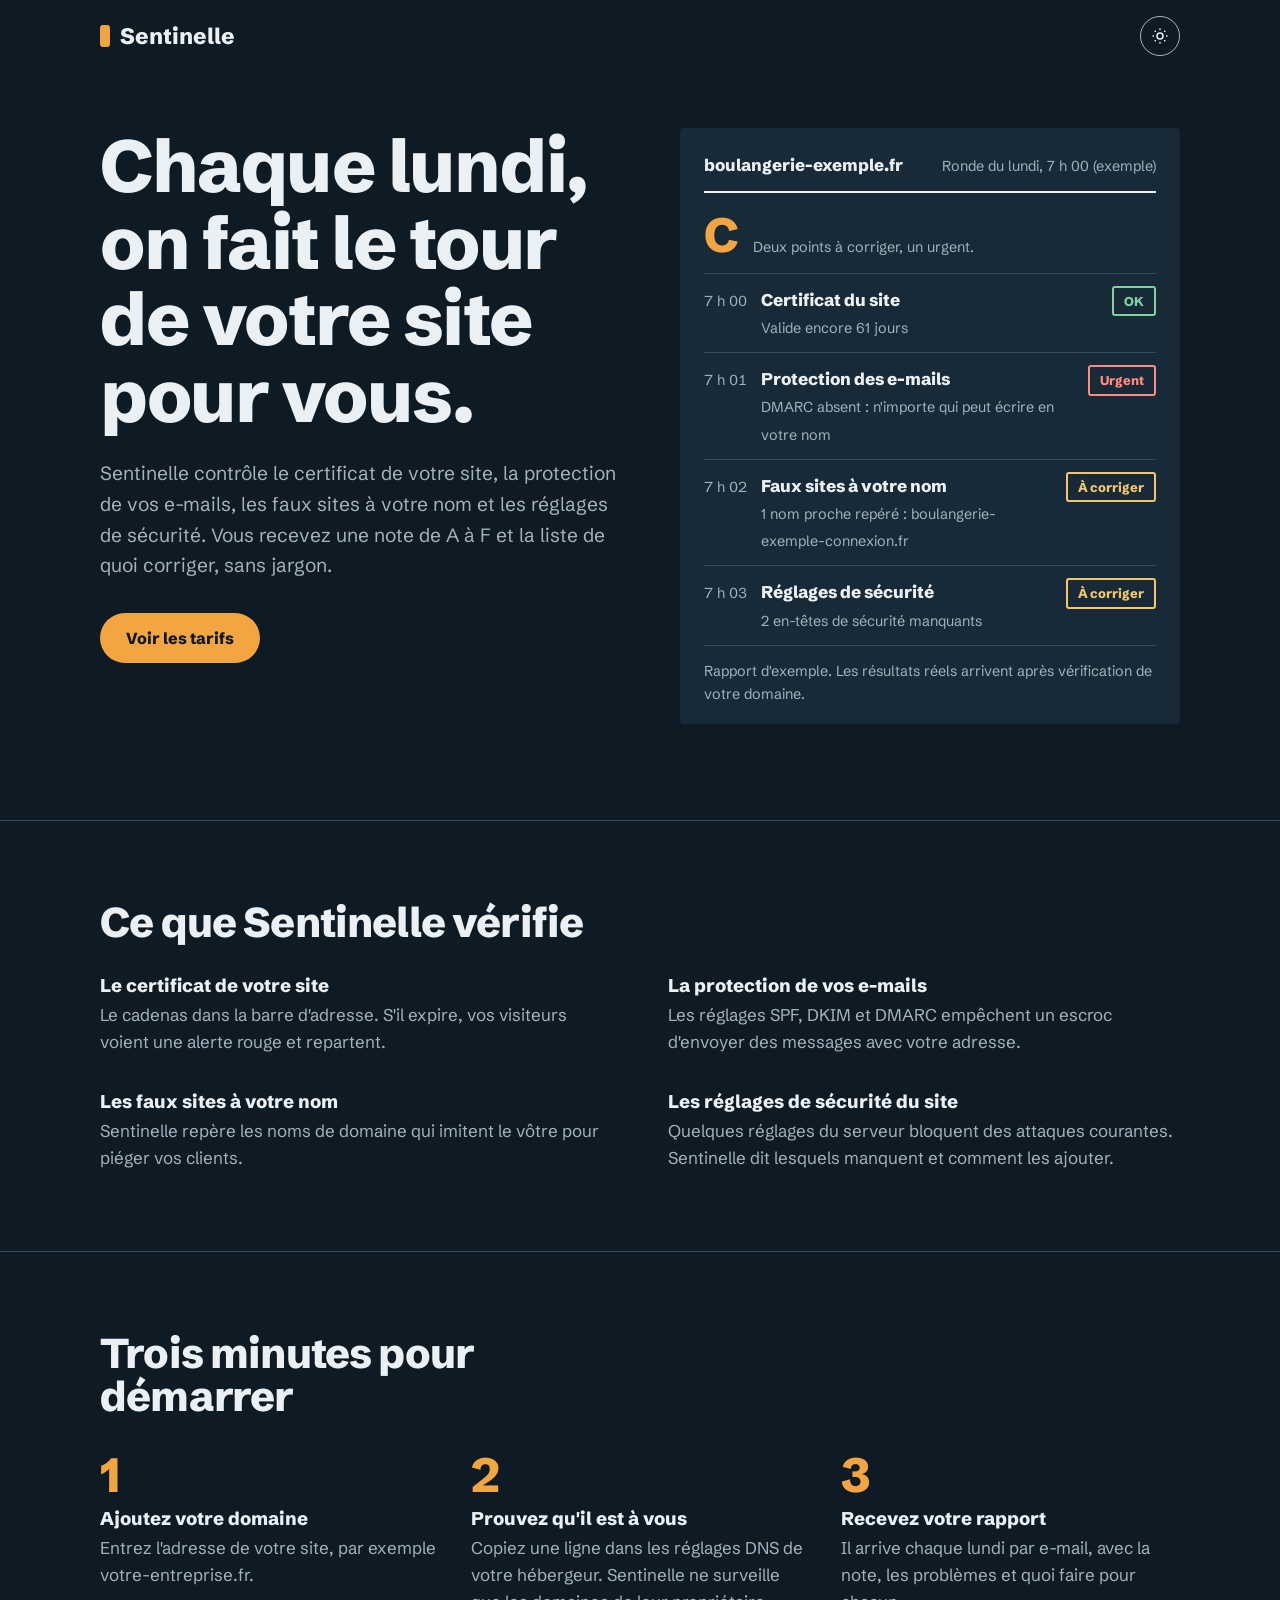
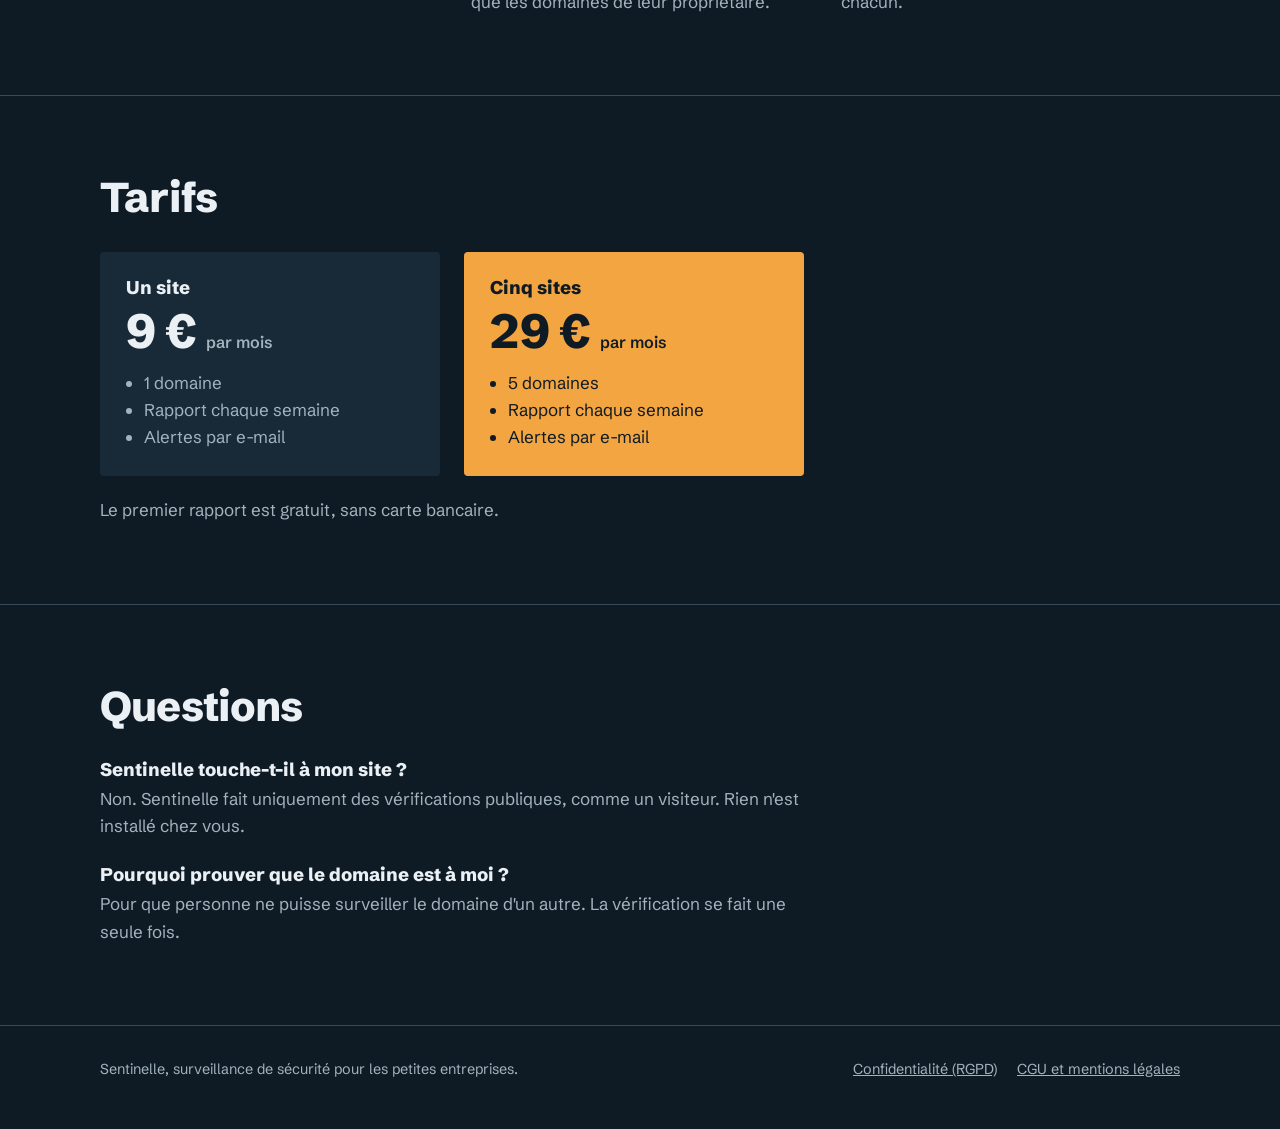
<file: sentinelle-v3.html>
<!doctype html>
<html lang="fr">
<head>
<meta charset="utf-8">
<meta name="viewport" content="width=device-width,initial-scale=1">
<title>Sentinelle, la ronde du lundi pour votre site et vos e-mails</title>
<meta name="description" content="Chaque lundi, Sentinelle vérifie le certificat, les e-mails, les faux sites et les réglages de sécurité de votre petite entreprise. Une note de A à F et quoi corriger.">
<meta name="theme-color" content="#0f1b24">
<meta property="og:type" content="website">
<meta property="og:locale" content="fr_FR">
<meta property="og:title" content="Sentinelle, la ronde du lundi">
<meta property="og:description" content="Votre site, vos e-mails et votre domaine vérifiés chaque semaine. Une note de A à F, sans jargon.">
<meta name="twitter:card" content="summary">
<link rel="icon" href="data:image/svg+xml,%3Csvg xmlns='http://www.w3.org/2000/svg' viewBox='0 0 32 32'%3E%3Crect width='32' height='32' rx='7' fill='%230f1b24'/%3E%3Crect x='11' y='7' width='10' height='18' rx='3' fill='%23f2a541'/%3E%3C/svg%3E">
<script>(function(){var t;try{t=new URLSearchParams(location.search).get('theme')||localStorage.getItem('theme')}catch(e){}if(t==='clair')document.documentElement.dataset.theme='clair'})()</script>
<style>
@font-face{font-family:'Schibsted Grotesk';src:url(/fonts/schibsted-grotesk-latin-400-normal.woff2) format('woff2');font-weight:400;font-display:swap}
@font-face{font-family:'Schibsted Grotesk';src:url(/fonts/schibsted-grotesk-latin-600-normal.woff2) format('woff2');font-weight:600;font-display:swap}
@font-face{font-family:'Schibsted Grotesk';src:url(/fonts/schibsted-grotesk-latin-800-normal.woff2) format('woff2');font-weight:800;font-display:swap}
:root{--fond:#0f1b24;--panneau:#182a37;--encre:#eaf0f4;--sourd:#a3b3be;--filet:#34495a;--signal:#f2a541;--sur-signal:#0f1b24;--signal-trait:#f2a541;--ok:#7fd1a0;--urgent:#ff8a80;--moyen:#f2c66d;
--f:'Schibsted Grotesk',system-ui,sans-serif;
--t-h1:clamp(2.5rem,6.4vw,4.6rem);--t-h2:clamp(1.8rem,3.8vw,2.6rem);--t-corps:1.0625rem;--t-petit:.9rem;--r-doc:4px;--r-bouton:999px;--r-etat:3px}
html[data-theme="clair"]{--fond:#e8edf0;--panneau:#d6dee3;--encre:#0f1b24;--sourd:#46586a;--filet:#8fa1ae;--signal:#f2a541;--sur-signal:#0f1b24;--signal-trait:#8a4b00;--ok:#1d6b43;--urgent:#a3261c;--moyen:#7a5400}
*{box-sizing:border-box;margin:0}
body{background:var(--fond);color:var(--encre);font:400 var(--t-corps)/1.6 var(--f)}
a{color:inherit}
:focus-visible{outline:3px solid var(--signal-trait);outline-offset:3px}
.l{max-width:1120px;margin:0 auto;padding:0 20px}
header .l{display:flex;align-items:center;justify-content:space-between;height:72px}
.logo{font:800 1.4rem var(--f);text-decoration:none;display:flex;align-items:center;gap:10px}
.logo i{width:10px;height:22px;background:var(--signal);border-radius:3px;display:block}
#tg{background:none;border:1px solid var(--sourd);color:var(--encre);width:40px;height:40px;border-radius:var(--r-bouton);display:grid;place-items:center;cursor:pointer}
h1,h2,h3{font-family:var(--f);font-weight:800;line-height:1.04;letter-spacing:-.02em}
h1{font-size:var(--t-h1);max-width:14ch}
h2{font-size:var(--t-h2);margin-bottom:32px;max-width:20ch}
h3{font-size:1.15rem;letter-spacing:0;margin-bottom:6px}
.hero{display:grid;grid-template-columns:1fr minmax(0,500px);gap:56px;align-items:start;padding:56px 20px 96px}
.chapo{color:var(--sourd);font-size:1.2rem;max-width:30em;margin:24px 0 32px}
.btn{display:inline-block;background:var(--signal);color:var(--sur-signal);font:800 1rem var(--f);padding:15px 26px;text-decoration:none;border-radius:var(--r-bouton)}
.btn:hover{opacity:.9}
.reg{background:var(--panneau);border-radius:var(--r-doc);padding:24px 24px 18px}
.reg-t{display:flex;justify-content:space-between;align-items:baseline;gap:16px;border-bottom:2px solid var(--encre);padding-bottom:12px;margin-bottom:4px}
.reg-t b{font-size:1.05rem}
.reg-t span{font-size:var(--t-petit);color:var(--sourd)}
.note{display:flex;align-items:baseline;gap:14px;padding:14px 0;border-bottom:1px solid var(--filet)}
.note strong{font-size:3rem;line-height:1;color:var(--signal-trait);font-weight:800}
.note span{color:var(--sourd);font-size:var(--t-petit)}
details{border-bottom:1px solid var(--filet);padding:12px 0}
summary{list-style:none;cursor:pointer;display:grid;grid-template-columns:auto 1fr auto;gap:2px 14px;align-items:baseline}
summary::-webkit-details-marker{display:none}
.h{font-size:var(--t-petit);color:var(--sourd);font-variant-numeric:tabular-nums}
.t b{display:block}
.t span{font-size:var(--t-petit);color:var(--sourd)}
.e{font-weight:800;font-size:.8rem;padding:3px 10px;border-radius:var(--r-etat);border:2px solid currentColor}
.e-ok{color:var(--ok)}.e-u{color:var(--urgent)}.e-m{color:var(--moyen)}
.fix{margin:12px 0 4px;padding:10px 0 10px 14px;border-left:3px solid var(--signal-trait);font-size:var(--t-petit)}
.fix code{display:block;margin-top:6px;font:600 .82rem ui-monospace,Menlo,monospace;word-break:break-all}
.reg-p{font-size:var(--t-petit);color:var(--sourd);padding-top:14px}
section{padding:80px 0;border-top:1px solid var(--filet)}
.points{display:grid;grid-template-columns:repeat(2,1fr);gap:36px 56px}
.points p,.etapes p,.faq p,.plan ul,.mention{color:var(--sourd)}
.etapes{list-style:none;padding:0;display:grid;grid-template-columns:repeat(3,1fr);gap:32px;counter-reset:e}
.etapes li{counter-increment:e}
.etapes li::before{content:counter(e);font:800 3rem/1 var(--f);color:var(--signal-trait);display:block;margin-bottom:10px}
.prix{display:grid;grid-template-columns:repeat(2,minmax(0,340px));gap:24px}
.plan{padding:26px;background:var(--panneau);border-radius:var(--r-doc)}
.plan.fort{background:var(--signal);color:var(--sur-signal)}
.plan.fort ul,.plan.fort .m small{color:var(--sur-signal)}
.m{font:800 3rem/1 var(--f);margin:10px 0 4px}
.m small{font:600 1rem var(--f);color:var(--sourd)}
.plan ul{padding-left:18px;margin-top:14px}
.mention{margin-top:20px}
.faq{max-width:720px;display:grid;gap:26px}
footer{border-top:1px solid var(--filet);padding:32px 0 48px;color:var(--sourd);font-size:var(--t-petit)}
footer .l{display:flex;flex-wrap:wrap;justify-content:space-between;gap:10px 24px}
footer nav{display:flex;gap:20px;flex-wrap:wrap}
@media (max-width:860px){.hero,.points,.etapes,.prix{grid-template-columns:1fr}.hero{gap:48px;padding-top:32px;padding-bottom:64px}section{padding:56px 0}summary{grid-template-columns:1fr auto}.h{grid-column:1/-1}}
</style>
</head>
<body>
<header><div class="l">
<a class="logo" href="#"><i></i>Sentinelle</a>
<button id="tg" type="button" aria-label="Thème clair" aria-pressed="false"></button>
</div></header>

<main>
<div class="l hero">
<div>
<h1>Chaque lundi, on fait le tour de votre site pour vous.</h1>
<p class="chapo">Sentinelle contrôle le certificat de votre site, la protection de vos e-mails, les faux sites à votre nom et les réglages de sécurité. Vous recevez une note de A à F et la liste de quoi corriger, sans jargon.</p>
<a class="btn" href="#tarifs">Voir les tarifs</a>
</div>
<article class="reg" aria-label="Exemple de rapport du lundi">
<div class="reg-t"><b>boulangerie-exemple.fr</b><span>Ronde du lundi, 7 h 00 (exemple)</span></div>
<div class="note"><strong>C</strong><span>Deux points à corriger, un urgent.</span></div>
<details>
<summary><span class="h">7 h 00</span><span class="t"><b>Certificat du site</b><span>Valide encore 61 jours</span></span><span class="e e-ok">OK</span></summary>
<p class="fix">Rien à faire. Sentinelle vous prévient quand il reste moins de 30 jours.</p>
</details>
<details>
<summary><span class="h">7 h 01</span><span class="t"><b>Protection des e-mails</b><span>DMARC absent : n'importe qui peut écrire en votre nom</span></span><span class="e e-u">Urgent</span></summary>
<p class="fix">Chez votre hébergeur, ouvrez les réglages DNS et ajoutez cette ligne de type TXT, au nom <b>_dmarc</b> :<code>v=DMARC1; p=none; rua=mailto:contact@boulangerie-exemple.fr</code></p>
</details>
<details>
<summary><span class="h">7 h 02</span><span class="t"><b>Faux sites à votre nom</b><span>1 nom proche repéré : boulangerie-exemple-connexion.fr</span></span><span class="e e-m">À corriger</span></summary>
<p class="fix">Ne cliquez pas sur ce site. Prévenez vos clients, puis demandez à l'hébergeur du faux site de le fermer.</p>
</details>
<details>
<summary><span class="h">7 h 03</span><span class="t"><b>Réglages de sécurité</b><span>2 en-têtes de sécurité manquants</span></span><span class="e e-m">À corriger</span></summary>
<p class="fix">Demandez à la personne qui gère votre site d'ajouter les en-têtes HSTS et Content-Security-Policy. Sentinelle lui indique la ligne exacte.</p>
</details>
<p class="reg-p">Rapport d'exemple. Les résultats réels arrivent après vérification de votre domaine.</p>
</article>
</div>

<section><div class="l">
<h2>Ce que Sentinelle vérifie</h2>
<div class="points">
<div><h3>Le certificat de votre site</h3><p>Le cadenas dans la barre d'adresse. S'il expire, vos visiteurs voient une alerte rouge et repartent.</p></div>
<div><h3>La protection de vos e-mails</h3><p>Les réglages SPF, DKIM et DMARC empêchent un escroc d'envoyer des messages avec votre adresse.</p></div>
<div><h3>Les faux sites à votre nom</h3><p>Sentinelle repère les noms de domaine qui imitent le vôtre pour piéger vos clients.</p></div>
<div><h3>Les réglages de sécurité du site</h3><p>Quelques réglages du serveur bloquent des attaques courantes. Sentinelle dit lesquels manquent et comment les ajouter.</p></div>
</div>
</div></section>

<section><div class="l">
<h2>Trois minutes pour démarrer</h2>
<ol class="etapes">
<li><h3>Ajoutez votre domaine</h3><p>Entrez l'adresse de votre site, par exemple votre-entreprise.fr.</p></li>
<li><h3>Prouvez qu'il est à vous</h3><p>Copiez une ligne dans les réglages DNS de votre hébergeur. Sentinelle ne surveille que les domaines de leur propriétaire.</p></li>
<li><h3>Recevez votre rapport</h3><p>Il arrive chaque lundi par e-mail, avec la note, les problèmes et quoi faire pour chacun.</p></li>
</ol>
</div></section>

<section id="tarifs"><div class="l">
<h2>Tarifs</h2>
<div class="prix">
<div class="plan"><h3>Un site</h3><p class="m">9 € <small>par mois</small></p><ul><li>1 domaine</li><li>Rapport chaque semaine</li><li>Alertes par e-mail</li></ul></div>
<div class="plan fort"><h3>Cinq sites</h3><p class="m">29 € <small>par mois</small></p><ul><li>5 domaines</li><li>Rapport chaque semaine</li><li>Alertes par e-mail</li></ul></div>
</div>
<p class="mention">Le premier rapport est gratuit, sans carte bancaire.</p>
</div></section>

<section><div class="l">
<h2>Questions</h2>
<div class="faq">
<div><h3>Sentinelle touche-t-il à mon site ?</h3><p>Non. Sentinelle fait uniquement des vérifications publiques, comme un visiteur. Rien n'est installé chez vous.</p></div>
<div><h3>Pourquoi prouver que le domaine est à moi ?</h3><p>Pour que personne ne puisse surveiller le domaine d'un autre. La vérification se fait une seule fois.</p></div>
</div>
</div></section>
</main>

<footer><div class="l"><span>Sentinelle, surveillance de sécurité pour les petites entreprises.</span>
<nav aria-label="Informations légales"><a href="/confidentialite.html">Confidentialité (RGPD)</a><a href="/cgu.html">CGU et mentions légales</a></nav></div></footer>

<script>
(function(){var b=document.getElementById('tg'),h=document.documentElement,
S='<svg aria-hidden="true" focusable="false" viewBox="0 0 24 24" width="18" height="18" fill="none" stroke="currentColor" stroke-width="2"><circle cx="12" cy="12" r="4"/><path d="M12 2v2M12 20v2M2 12h2M20 12h2M4.9 4.9l1.4 1.4M17.7 17.7l1.4 1.4M4.9 19.1l1.4-1.4M17.7 6.3l1.4-1.4"/></svg>',
M='<svg aria-hidden="true" focusable="false" viewBox="0 0 24 24" width="18" height="18" fill="none" stroke="currentColor" stroke-width="2"><path d="M21 12.8A9 9 0 1 1 11.2 3a7 7 0 0 0 9.8 9.8z"/></svg>';
function u(){var c=h.dataset.theme==='clair';b.innerHTML=c?M:S;b.setAttribute('aria-pressed',String(c))}
b.onclick=function(){var c=h.dataset.theme==='clair';if(c)delete h.dataset.theme;else h.dataset.theme='clair';try{localStorage.setItem('theme',c?'base':'clair')}catch(e){}u()};
u()})();
</script>
</body>
</html>
</file>
